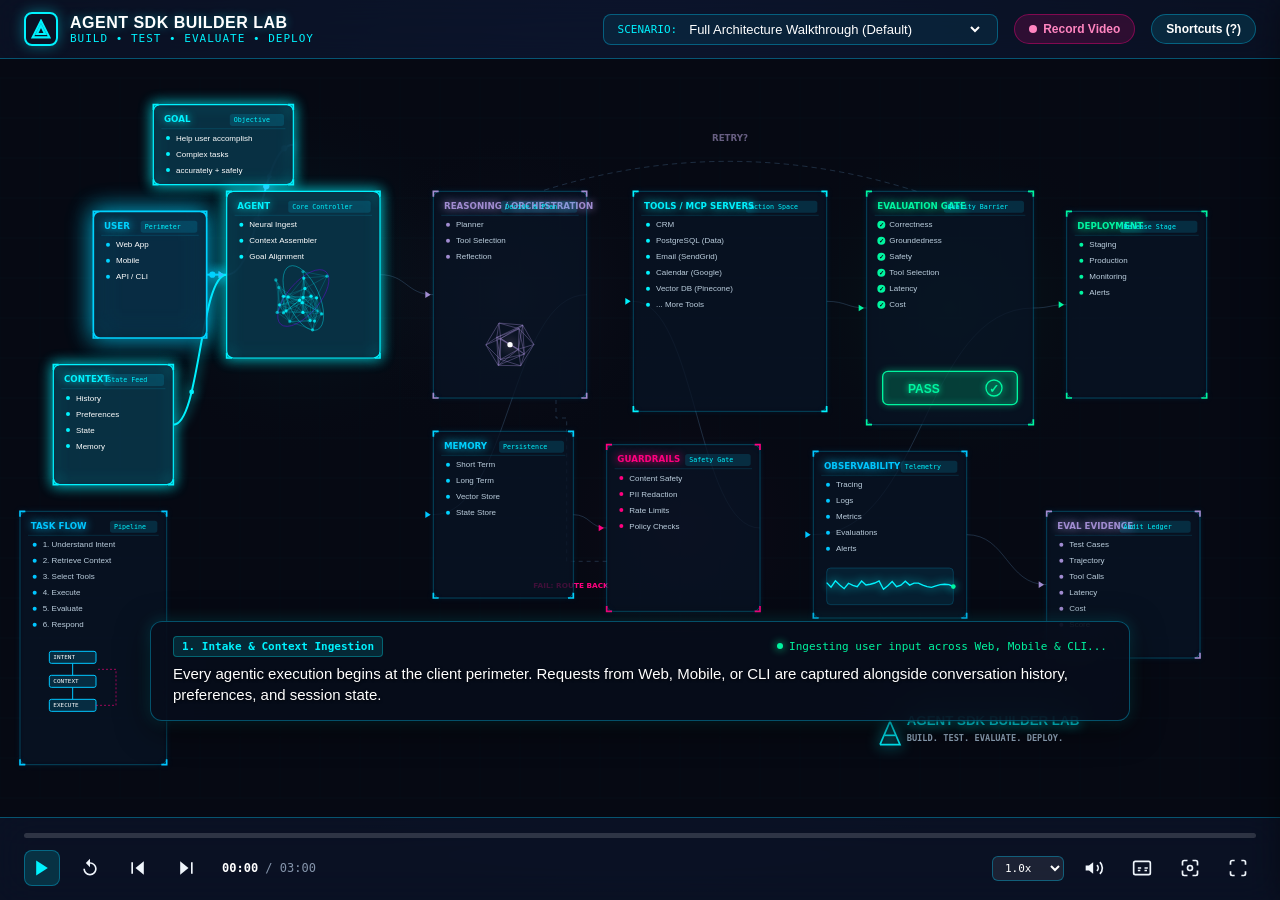
<file: interactive-video/index.html>
<!DOCTYPE html>
<html lang="en">
<head>
  <meta charset="UTF-8">
  <meta name="viewport" content="width=device-width, initial-scale=1.0">
  <title>Agent SDK Builder Lab - Interactive Architecture Video & Simulation Studio</title>
  <link rel="stylesheet" href="styles.css">
</head>
<body>
  <div id="app-container">
    <!-- Top Header Bar -->
    <header class="top-bar">
      <div class="brand-section">
        <div class="brand-logo">
          <svg viewBox="0 0 24 24">
            <path d="M12 2L2 22h20L12 2zm0 6l5 10H7l5-10z"/>
          </svg>
        </div>
        <div class="brand-text">
          <h1>AGENT SDK BUILDER LAB</h1>
          <p>BUILD • TEST • EVALUATE • DEPLOY</p>
        </div>
      </div>

      <div class="top-controls">
        <div class="scenario-picker">
          <label for="scenario-select">Scenario:</label>
          <select id="scenario-select">
            <option value="interactive">Full Architecture Walkthrough (Default)</option>
            <option value="happyPath">Enterprise Lead Qualification (Happy Path)</option>
            <option value="guardrailFail">PII Interception & Route-Back (Guardrail Check)</option>
            <option value="evalRetry">Hallucination Self-Correction (Eval Retry Loop)</option>
            <option value="humanApproval">High-Stakes Human-in-the-Loop Gate</option>
          </select>
        </div>

        <button id="btn-record" class="btn-pill btn-record" title="Record 60FPS WebM Video">
          <span style="display:inline-block; width:8px; height:8px; background:currentColor; border-radius:50%;"></span>
          <span id="record-text">Record Video</span>
        </button>

        <button id="btn-help" class="btn-pill" title="Keyboard Shortcuts & Guide">
          <span>Shortcuts (?)</span>
        </button>
      </div>
    </header>

    <!-- Main Interactive Canvas Viewport -->
    <main class="canvas-wrapper">
      <canvas id="architecture-canvas"></canvas>

      <!-- Floating Subtitles / Captions HUD -->
      <div id="captions-hud" class="captions-hud">
        <div class="caption-meta">
          <span id="caption-chapter" class="chapter-tag">Chapter 1: Ingestion & Intent</span>
          <div class="caption-status">
            <span class="status-dot"></span>
            <span id="caption-status-text">Ingesting user input across Web, Mobile & CLI...</span>
          </div>
        </div>
        <p id="caption-body" class="caption-text">
          Every agentic execution begins at the client perimeter. Requests from Web, Mobile, or CLI are captured alongside conversation history, preferences, and session state.
        </p>
      </div>
    </main>

    <!-- Video Player Controls Bar -->
    <footer class="video-controls">
      <!-- Scrubber Timeline -->
      <div id="timeline-container" class="timeline-container">
        <div class="timeline-track">
          <div id="timeline-progress" class="timeline-progress"></div>
        </div>
        <div id="timeline-handle" class="timeline-handle"></div>
        <div id="timeline-tooltip" class="timeline-tooltip">00:00</div>
      </div>

      <!-- Controls Row -->
      <div class="controls-row">
        <div class="left-controls">
          <button id="btn-play-pause" class="btn-icon btn-play-pause" title="Play / Pause (Space)">
            <svg id="play-icon" viewBox="0 0 24 24">
              <polygon points="5 3 19 12 5 21 5 3"></polygon>
            </svg>
            <svg id="pause-icon" viewBox="0 0 24 24" style="display:none;">
              <rect x="6" y="4" width="4" height="16"></rect>
              <rect x="14" y="4" width="4" height="16"></rect>
            </svg>
          </button>

          <button id="btn-replay" class="btn-icon" title="Replay from Start">
            <svg viewBox="0 0 24 24">
              <path d="M12 5V1L7 6l5 5V7c3.31 0 6 2.69 6 6s-2.69 6-6 6-6-2.69-6-6H4c0 4.42 3.58 8 8 8s8-3.58 8-8-3.58-8-8-8z"/>
            </svg>
          </button>

          <button id="btn-prev-chapter" class="btn-icon" title="Previous Chapter">
            <svg viewBox="0 0 24 24">
              <polygon points="19 20 9 12 19 4 19 20"></polygon>
              <line x1="5" y1="19" x2="5" y2="5" stroke="currentColor" stroke-width="2"></line>
            </svg>
          </button>

          <button id="btn-next-chapter" class="btn-icon" title="Next Chapter">
            <svg viewBox="0 0 24 24">
              <polygon points="5 4 15 12 5 20 5 4"></polygon>
              <line x1="19" y1="5" x2="19" y2="19" stroke="currentColor" stroke-width="2"></line>
            </svg>
          </button>

          <div class="time-display">
            <span id="time-current" class="time-current">00:00</span> / <span id="time-total">03:00</span>
          </div>
        </div>

        <div class="right-controls">
          <select id="speed-select" class="speed-select" title="Playback Speed">
            <option value="0.75">0.75x</option>
            <option value="1.0" selected>1.0x</option>
            <option value="1.25">1.25x</option>
            <option value="1.5">1.5x</option>
            <option value="2.0">2.0x</option>
          </select>

          <button id="btn-mute" class="btn-icon" title="Voice Narration Mute / Unmute (M)">
            <svg id="volume-high-icon" viewBox="0 0 24 24">
              <polygon points="11 5 6 9 2 9 2 15 6 15 11 19 11 5"></polygon>
              <path d="M19.07 4.93a10 10 0 0 1 0 14.14M15.54 8.46a5 5 0 0 1 0 7.07" stroke="currentColor" stroke-width="2" fill="none"></path>
            </svg>
            <svg id="volume-muted-icon" viewBox="0 0 24 24" style="display:none;">
              <polygon points="11 5 6 9 2 9 2 15 6 15 11 19 11 5"></polygon>
              <line x1="23" y1="9" x2="17" y2="15" stroke="currentColor" stroke-width="2"></line>
              <line x1="17" y1="9" x2="23" y2="15" stroke="currentColor" stroke-width="2"></line>
            </svg>
          </button>

          <button id="btn-captions" class="btn-icon active" title="Toggle Closed Captions (C)">
            <svg viewBox="0 0 24 24">
              <rect x="2" y="4" width="20" height="16" rx="2" stroke="currentColor" stroke-width="2" fill="none"></rect>
              <path d="M7 15h3m-3-3h4m4 3h3m-3-3h4" stroke="currentColor" stroke-width="2"></path>
            </svg>
          </button>

          <button id="btn-camera-mode" class="btn-icon active" title="Director Camera Auto-Focus (D)">
            <svg viewBox="0 0 24 24">
              <circle cx="12" cy="12" r="3" stroke="currentColor" stroke-width="2" fill="none"></circle>
              <path d="M3 9V5a2 2 0 0 1 2-2h4M21 9V5a2 2 0 0 0-2-2h-4M3 15v4a2 2 0 0 0 2 2h4M21 15v4a2 2 0 0 1-2 2h-4" stroke="currentColor" stroke-width="2" fill="none"></path>
            </svg>
          </button>

          <button id="btn-fullscreen" class="btn-icon" title="Fullscreen (F)">
            <svg viewBox="0 0 24 24">
              <path d="M8 3H5a2 2 0 0 0-2 2v3m18 0V5a2 2 0 0 0-2-2h-3m0 18h3a2 2 0 0 0 2-2v-3M3 16v3a2 2 0 0 0 2 2h3" stroke="currentColor" stroke-width="2" fill="none"></path>
            </svg>
          </button>
        </div>
      </div>
    </footer>

    <!-- Slide-over Inspector Drawer -->
    <aside id="inspector-drawer" class="inspector-drawer">
      <div class="drawer-header">
        <div class="drawer-title-group">
          <h2 id="drawer-title">Component Name</h2>
          <span id="drawer-badge" class="adk-badge">Pattern</span>
        </div>
        <button id="btn-close-inspector" class="btn-icon" title="Close Drawer (Esc)">
          <svg viewBox="0 0 24 24">
            <line x1="18" y1="6" x2="6" y2="18" stroke="currentColor" stroke-width="2"></line>
            <line x1="6" y1="6" x2="18" y2="18" stroke="currentColor" stroke-width="2"></line>
          </svg>
        </button>
      </div>

      <div class="drawer-body">
        <div class="drawer-section">
          <h3>ADK Pattern Mapping</h3>
          <p id="drawer-adk-pattern" style="color: var(--neon-cyan); font-family: var(--font-mono); font-size:12px;"></p>
        </div>

        <div class="drawer-section">
          <h3>Architectural Description</h3>
          <p id="drawer-description"></p>
        </div>

        <div class="drawer-section">
          <h3>Google ADK Implementation</h3>
          <div class="code-block">
            <button id="btn-copy-code" class="btn-copy">Copy</button>
            <pre><code id="drawer-code"></code></pre>
          </div>
        </div>
      </div>
    </aside>

    <!-- Help & Shortcuts Modal -->
    <div id="help-modal" class="modal-backdrop">
      <div class="modal-content">
        <h2>Interactive Video Controls & Shortcuts</h2>
        <div class="shortcut-list">
          <div class="shortcut-row">
            <span>Play / Pause</span>
            <span class="key-badge">Space</span>
          </div>
          <div class="shortcut-row">
            <span>Seek 5s Forward / Back</span>
            <span class="key-badge">← / →</span>
          </div>
          <div class="shortcut-row">
            <span>Toggle Voice Narration Mute</span>
            <span class="key-badge">M</span>
          </div>
          <div class="shortcut-row">
            <span>Toggle Closed Captions</span>
            <span class="key-badge">C</span>
          </div>
          <div class="shortcut-row">
            <span>Toggle Director Camera vs Overview</span>
            <span class="key-badge">D</span>
          </div>
          <div class="shortcut-row">
            <span>Toggle Fullscreen</span>
            <span class="key-badge">F</span>
          </div>
          <div class="shortcut-row">
            <span>Inspect Any Node</span>
            <span class="key-badge">Click on Diagram</span>
          </div>
        </div>
        <button id="btn-close-help" class="btn-pill" style="width:100%; justify-content:center;">Got it</button>
      </div>
    </div>
  </div>

  <script src="data-model.js"></script>
  <script src="audio-narration.js"></script>
  <script src="canvas-renderer.js"></script>
  <script src="video-recorder.js"></script>
  <script src="app.js"></script>
</body>
</html>
</file>
<file: interactive-video/styles.css>
:root {
  --bg-primary: #060913;
  --bg-surface: rgba(10, 16, 32, 0.85);
  --bg-glass: rgba(13, 22, 45, 0.65);
  --border-cyan: rgba(0, 210, 255, 0.35);
  --border-active: #00f2fe;
  --neon-cyan: #00f2fe;
  --neon-blue: #4facfe;
  --neon-purple: #a18cd1;
  --neon-pink: #ff007f;
  --neon-green: #00f5a0;
  --text-main: #f0f6fc;
  --text-muted: rgba(200, 220, 245, 0.65);
  --font-sans: -apple-system, BlinkMacSystemFont, "SF Pro Display", "Segoe UI", Roboto, sans-serif;
  --font-mono: "SF Mono", "Fira Code", Menlo, monospace;
}

* {
  box-sizing: border-box;
  margin: 0;
  padding: 0;
  user-select: none;
}

body, html {
  width: 100%;
  height: 100%;
  overflow: hidden;
  background-color: var(--bg-primary);
  font-family: var(--font-sans);
  color: var(--text-main);
}

#app-container {
  display: flex;
  flex-direction: column;
  width: 100vw;
  height: 100vh;
  position: relative;
  background: radial-gradient(circle at 50% 30%, #0c1833 0%, #060913 70%);
}

/* Top Header Bar */
header.top-bar {
  display: flex;
  justify-content: space-between;
  align-items: center;
  padding: 12px 24px;
  background: var(--bg-glass);
  backdrop-filter: blur(16px);
  border-bottom: 1px solid var(--border-cyan);
  z-index: 20;
}

.brand-section {
  display: flex;
  align-items: center;
  gap: 12px;
}

.brand-logo {
  width: 34px;
  height: 34px;
  border: 2px solid var(--neon-cyan);
  border-radius: 8px;
  display: flex;
  align-items: center;
  justify-content: center;
  box-shadow: 0 0 14px rgba(0, 242, 254, 0.4);
}

.brand-logo svg {
  width: 20px;
  height: 20px;
  fill: none;
  stroke: var(--neon-cyan);
  stroke-width: 2.5;
}

.brand-text h1 {
  font-size: 16px;
  font-weight: 700;
  letter-spacing: 0.5px;
  color: #ffffff;
  text-shadow: 0 0 10px rgba(0, 242, 254, 0.4);
}

.brand-text p {
  font-size: 11px;
  font-family: var(--font-mono);
  color: var(--neon-cyan);
  letter-spacing: 1px;
}

.top-controls {
  display: flex;
  align-items: center;
  gap: 16px;
}

.scenario-picker {
  display: flex;
  align-items: center;
  gap: 8px;
  background: rgba(0, 210, 255, 0.08);
  padding: 6px 14px;
  border-radius: 8px;
  border: 1px solid var(--border-cyan);
}

.scenario-picker label {
  font-size: 11px;
  color: var(--neon-cyan);
  font-family: var(--font-mono);
  text-transform: uppercase;
}

.scenario-picker select {
  background: transparent;
  border: none;
  color: #fff;
  font-size: 13px;
  font-weight: 500;
  outline: none;
  cursor: pointer;
}

.scenario-picker select option {
  background: #0d162d;
  color: #fff;
}

.btn-pill {
  display: flex;
  align-items: center;
  gap: 6px;
  background: rgba(0, 210, 255, 0.12);
  color: #ffffff;
  border: 1px solid var(--border-cyan);
  padding: 7px 14px;
  border-radius: 20px;
  font-size: 12px;
  font-weight: 600;
  cursor: pointer;
  transition: all 0.2s ease;
}

.btn-pill:hover {
  background: rgba(0, 242, 254, 0.25);
  border-color: var(--neon-cyan);
  box-shadow: 0 0 12px rgba(0, 242, 254, 0.35);
}

.btn-pill.active {
  background: var(--neon-cyan);
  color: #060913;
  border-color: var(--neon-cyan);
  box-shadow: 0 0 16px rgba(0, 242, 254, 0.5);
}

.btn-record {
  background: rgba(255, 0, 127, 0.15);
  border-color: rgba(255, 0, 127, 0.4);
  color: #ff85c0;
}

.btn-record:hover {
  background: rgba(255, 0, 127, 0.3);
  border-color: var(--neon-pink);
  box-shadow: 0 0 14px rgba(255, 0, 127, 0.4);
}

.btn-record.recording {
  background: var(--neon-pink);
  color: #fff;
  animation: pulse-record 1.5s infinite;
}

@keyframes pulse-record {
  0% { box-shadow: 0 0 0 0 rgba(255, 0, 127, 0.7); }
  70% { box-shadow: 0 0 0 10px rgba(255, 0, 127, 0); }
  100% { box-shadow: 0 0 0 0 rgba(255, 0, 127, 0); }
}

/* Main Interactive Canvas Area */
.canvas-wrapper {
  flex: 1;
  position: relative;
  width: 100%;
  height: 100%;
  overflow: hidden;
}

canvas#architecture-canvas {
  width: 100%;
  height: 100%;
  display: block;
}

/* Floating Subtitle & Captions HUD */
.captions-hud {
  position: absolute;
  bottom: 96px;
  left: 50%;
  transform: translateX(-50%);
  width: 82%;
  max-width: 980px;
  background: rgba(8, 14, 28, 0.85);
  backdrop-filter: blur(20px);
  border: 1px solid var(--border-cyan);
  border-radius: 12px;
  padding: 14px 22px;
  box-shadow: 0 8px 32px rgba(0, 0, 0, 0.6), 0 0 16px rgba(0, 242, 254, 0.2);
  z-index: 25;
  transition: all 0.3s ease;
  pointer-events: none;
}

.captions-hud.hidden {
  opacity: 0;
  transform: translateX(-50%) translateY(20px);
}

.caption-meta {
  display: flex;
  justify-content: space-between;
  align-items: center;
  margin-bottom: 6px;
}

.chapter-tag {
  font-size: 11px;
  font-family: var(--font-mono);
  font-weight: 700;
  color: var(--neon-cyan);
  background: rgba(0, 242, 254, 0.12);
  padding: 3px 8px;
  border-radius: 4px;
  border: 1px solid rgba(0, 242, 254, 0.3);
}

.caption-status {
  font-size: 11px;
  font-family: var(--font-mono);
  color: #00f5a0;
  display: flex;
  align-items: center;
  gap: 6px;
}

.status-dot {
  width: 6px;
  height: 6px;
  background: #00f5a0;
  border-radius: 50%;
  box-shadow: 0 0 8px #00f5a0;
  animation: pulse-dot 1.2s infinite;
}

@keyframes pulse-dot {
  0%, 100% { opacity: 1; }
  50% { opacity: 0.3; }
}

.caption-text {
  font-size: 15px;
  line-height: 1.45;
  color: #ffffff;
  text-shadow: 0 1px 3px rgba(0, 0, 0, 0.8);
}

/* Video Player Controls Bar */
footer.video-controls {
  background: var(--bg-glass);
  backdrop-filter: blur(18px);
  border-top: 1px solid var(--border-cyan);
  padding: 10px 24px 14px 24px;
  z-index: 30;
  display: flex;
  flex-direction: column;
  gap: 8px;
}

/* Scrubber Timeline */
.timeline-container {
  position: relative;
  width: 100%;
  height: 14px;
  cursor: pointer;
  display: flex;
  align-items: center;
}

.timeline-track {
  width: 100%;
  height: 5px;
  background: rgba(255, 255, 255, 0.15);
  border-radius: 3px;
  position: relative;
  overflow: hidden;
  transition: height 0.15s ease;
}

.timeline-container:hover .timeline-track {
  height: 8px;
}

.timeline-progress {
  height: 100%;
  width: 0%;
  background: linear-gradient(90deg, #00f2fe, #4facfe, #a18cd1);
  box-shadow: 0 0 10px rgba(0, 242, 254, 0.8);
  border-radius: 3px;
  position: absolute;
  left: 0;
  top: 0;
}

.timeline-handle {
  position: absolute;
  top: 50%;
  transform: translate(-50%, -50%);
  width: 14px;
  height: 14px;
  background: #ffffff;
  border: 2px solid var(--neon-cyan);
  border-radius: 50%;
  box-shadow: 0 0 10px var(--neon-cyan);
  pointer-events: none;
  opacity: 0;
  transition: opacity 0.15s ease;
}

.timeline-container:hover .timeline-handle {
  opacity: 1;
}

.timeline-tooltip {
  position: absolute;
  bottom: 22px;
  transform: translateX(-50%);
  background: rgba(10, 18, 38, 0.95);
  border: 1px solid var(--border-cyan);
  padding: 4px 8px;
  border-radius: 4px;
  font-size: 11px;
  font-family: var(--font-mono);
  color: #fff;
  pointer-events: none;
  opacity: 0;
  transition: opacity 0.15s ease;
  white-space: nowrap;
}

.timeline-container:hover .timeline-tooltip {
  opacity: 1;
}

/* Control Buttons Row */
.controls-row {
  display: flex;
  justify-content: space-between;
  align-items: center;
}

.left-controls, .right-controls {
  display: flex;
  align-items: center;
  gap: 12px;
}

.btn-icon {
  background: transparent;
  border: none;
  color: var(--text-main);
  width: 36px;
  height: 36px;
  border-radius: 8px;
  display: flex;
  align-items: center;
  justify-content: center;
  cursor: pointer;
  transition: all 0.2s ease;
}

.btn-icon:hover {
  background: rgba(0, 210, 255, 0.15);
  color: var(--neon-cyan);
}

.btn-icon svg {
  width: 20px;
  height: 20px;
  fill: currentColor;
}

.btn-play-pause {
  background: rgba(0, 242, 254, 0.15);
  border: 1px solid var(--border-cyan);
  color: var(--neon-cyan);
}

.btn-play-pause:hover {
  background: var(--neon-cyan);
  color: #060913;
  box-shadow: 0 0 14px rgba(0, 242, 254, 0.6);
}

.time-display {
  font-family: var(--font-mono);
  font-size: 12px;
  color: var(--text-muted);
  margin-left: 6px;
}

.time-current {
  color: #ffffff;
  font-weight: 600;
}

.speed-select {
  background: rgba(255, 255, 255, 0.08);
  border: 1px solid var(--border-cyan);
  color: #fff;
  font-family: var(--font-mono);
  font-size: 11px;
  padding: 4px 8px;
  border-radius: 6px;
  outline: none;
  cursor: pointer;
}

.speed-select option {
  background: #0d162d;
  color: #fff;
}

/* Slide-over Inspector Drawer */
.inspector-drawer {
  position: fixed;
  top: 0;
  right: -480px;
  width: 460px;
  height: 100vh;
  background: rgba(8, 14, 30, 0.95);
  backdrop-filter: blur(24px);
  border-left: 1px solid var(--border-cyan);
  box-shadow: -10px 0 40px rgba(0, 0, 0, 0.7);
  z-index: 50;
  transition: right 0.35s cubic-bezier(0.16, 1, 0.3, 1);
  display: flex;
  flex-direction: column;
}

.inspector-drawer.open {
  right: 0;
}

.drawer-header {
  display: flex;
  justify-content: space-between;
  align-items: center;
  padding: 20px 24px;
  border-bottom: 1px solid var(--border-cyan);
}

.drawer-title-group h2 {
  font-size: 18px;
  font-weight: 700;
  color: #fff;
  text-shadow: 0 0 10px rgba(0, 242, 254, 0.3);
}

.drawer-title-group .adk-badge {
  font-size: 11px;
  font-family: var(--font-mono);
  color: var(--neon-cyan);
  background: rgba(0, 242, 254, 0.12);
  padding: 2px 8px;
  border-radius: 4px;
  display: inline-block;
  margin-top: 4px;
}

.drawer-body {
  flex: 1;
  overflow-y: auto;
  padding: 24px;
  display: flex;
  flex-direction: column;
  gap: 20px;
}

.drawer-section h3 {
  font-size: 12px;
  font-family: var(--font-mono);
  text-transform: uppercase;
  color: var(--neon-blue);
  margin-bottom: 8px;
  letter-spacing: 0.5px;
}

.drawer-section p {
  font-size: 13px;
  line-height: 1.5;
  color: rgba(220, 240, 255, 0.85);
}

.code-block {
  background: #04060d;
  border: 1px solid rgba(0, 210, 255, 0.25);
  border-radius: 8px;
  padding: 12px;
  position: relative;
}

.code-block pre {
  font-family: var(--font-mono);
  font-size: 11px;
  color: #38ef7d;
  overflow-x: auto;
  line-height: 1.45;
  user-select: text;
}

.btn-copy {
  position: absolute;
  top: 8px;
  right: 8px;
  background: rgba(255, 255, 255, 0.1);
  border: none;
  color: #fff;
  font-size: 10px;
  font-family: var(--font-mono);
  padding: 3px 6px;
  border-radius: 4px;
  cursor: pointer;
}

.btn-copy:hover {
  background: var(--neon-cyan);
  color: #000;
}

/* Modal Help Dialog */
.modal-backdrop {
  position: fixed;
  inset: 0;
  background: rgba(0, 0, 0, 0.7);
  backdrop-filter: blur(8px);
  z-index: 100;
  display: flex;
  align-items: center;
  justify-content: center;
  opacity: 0;
  pointer-events: none;
  transition: opacity 0.2s ease;
}

.modal-backdrop.open {
  opacity: 1;
  pointer-events: auto;
}

.modal-content {
  background: #0a1124;
  border: 1px solid var(--border-cyan);
  border-radius: 14px;
  width: 90%;
  max-width: 520px;
  padding: 28px;
  box-shadow: 0 10px 40px rgba(0, 0, 0, 0.8), 0 0 20px rgba(0, 242, 254, 0.25);
}

.modal-content h2 {
  font-size: 18px;
  color: #fff;
  margin-bottom: 16px;
}

.shortcut-list {
  display: flex;
  flex-direction: column;
  gap: 10px;
  margin-bottom: 20px;
}

.shortcut-row {
  display: flex;
  justify-content: space-between;
  font-size: 13px;
}

.key-badge {
  background: rgba(0, 210, 255, 0.15);
  border: 1px solid var(--border-cyan);
  padding: 2px 8px;
  border-radius: 4px;
  font-family: var(--font-mono);
  font-size: 11px;
  color: var(--neon-cyan);
}
</file>
